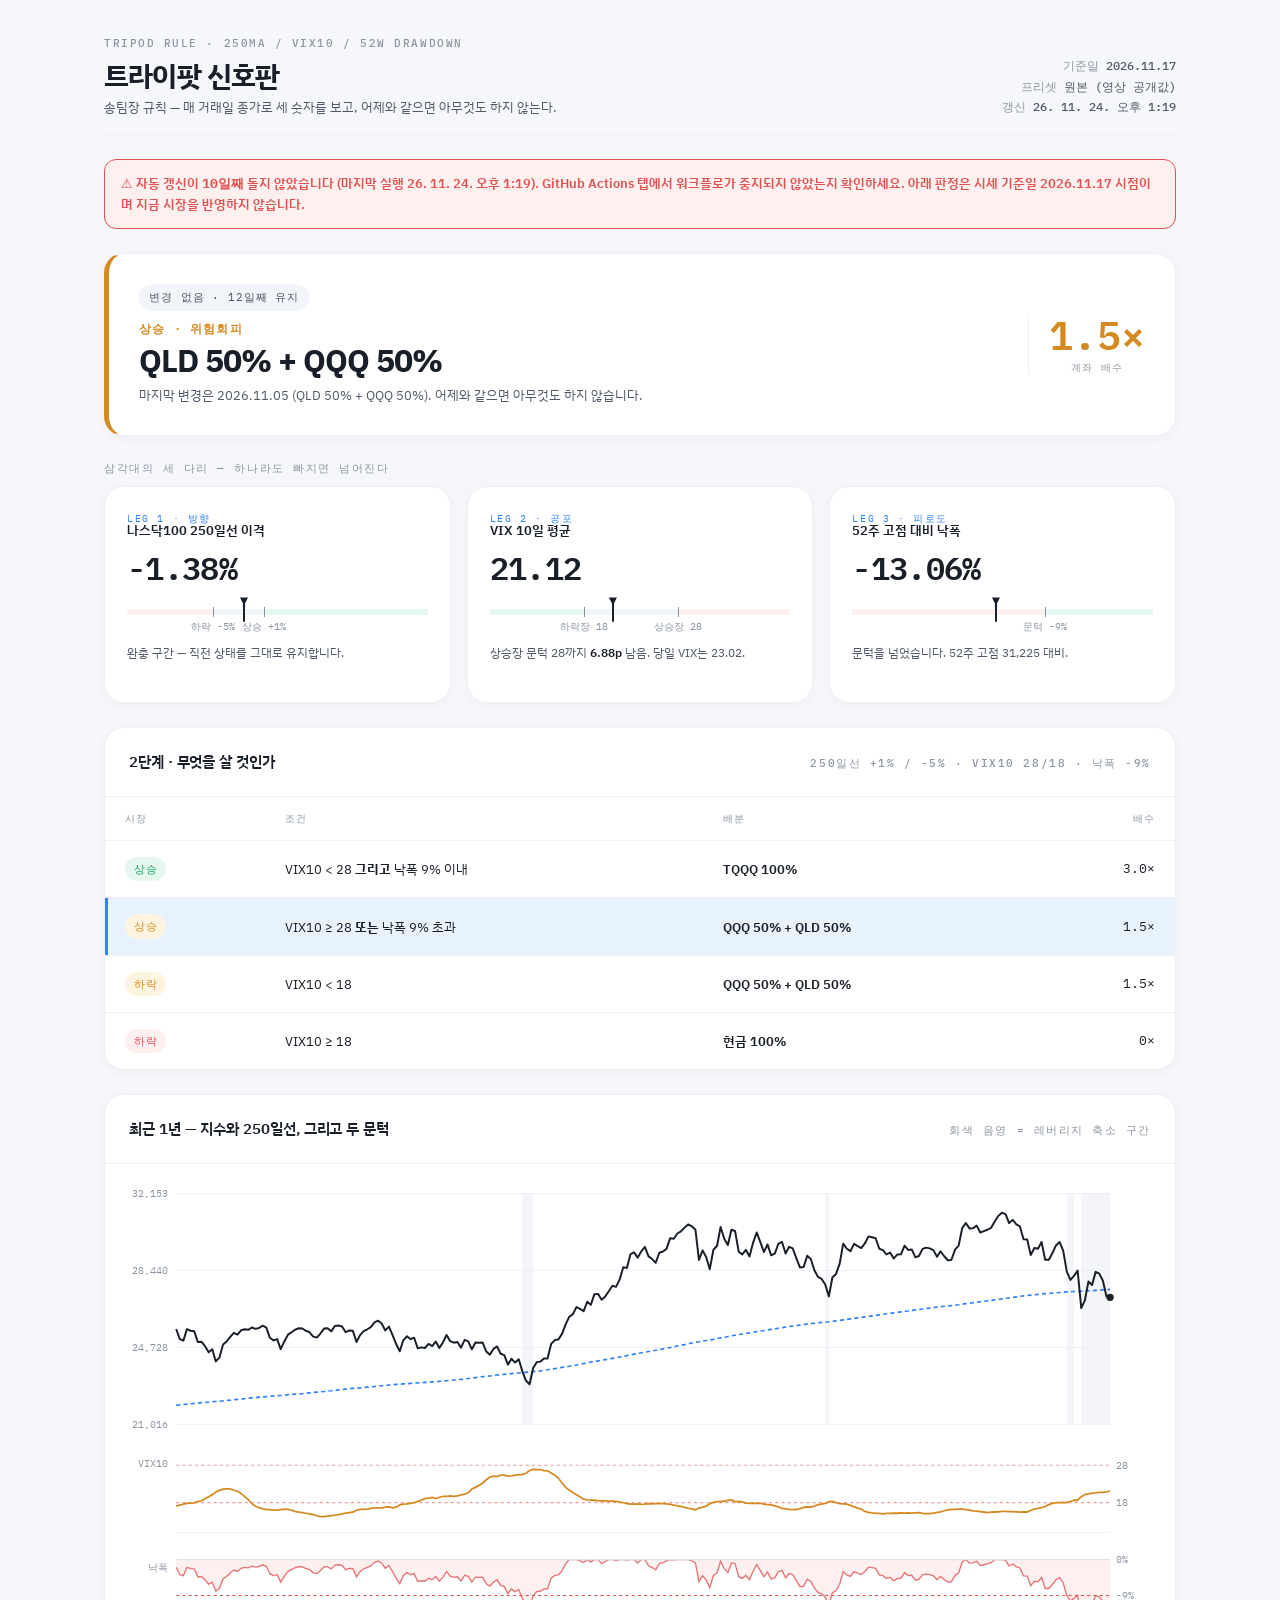
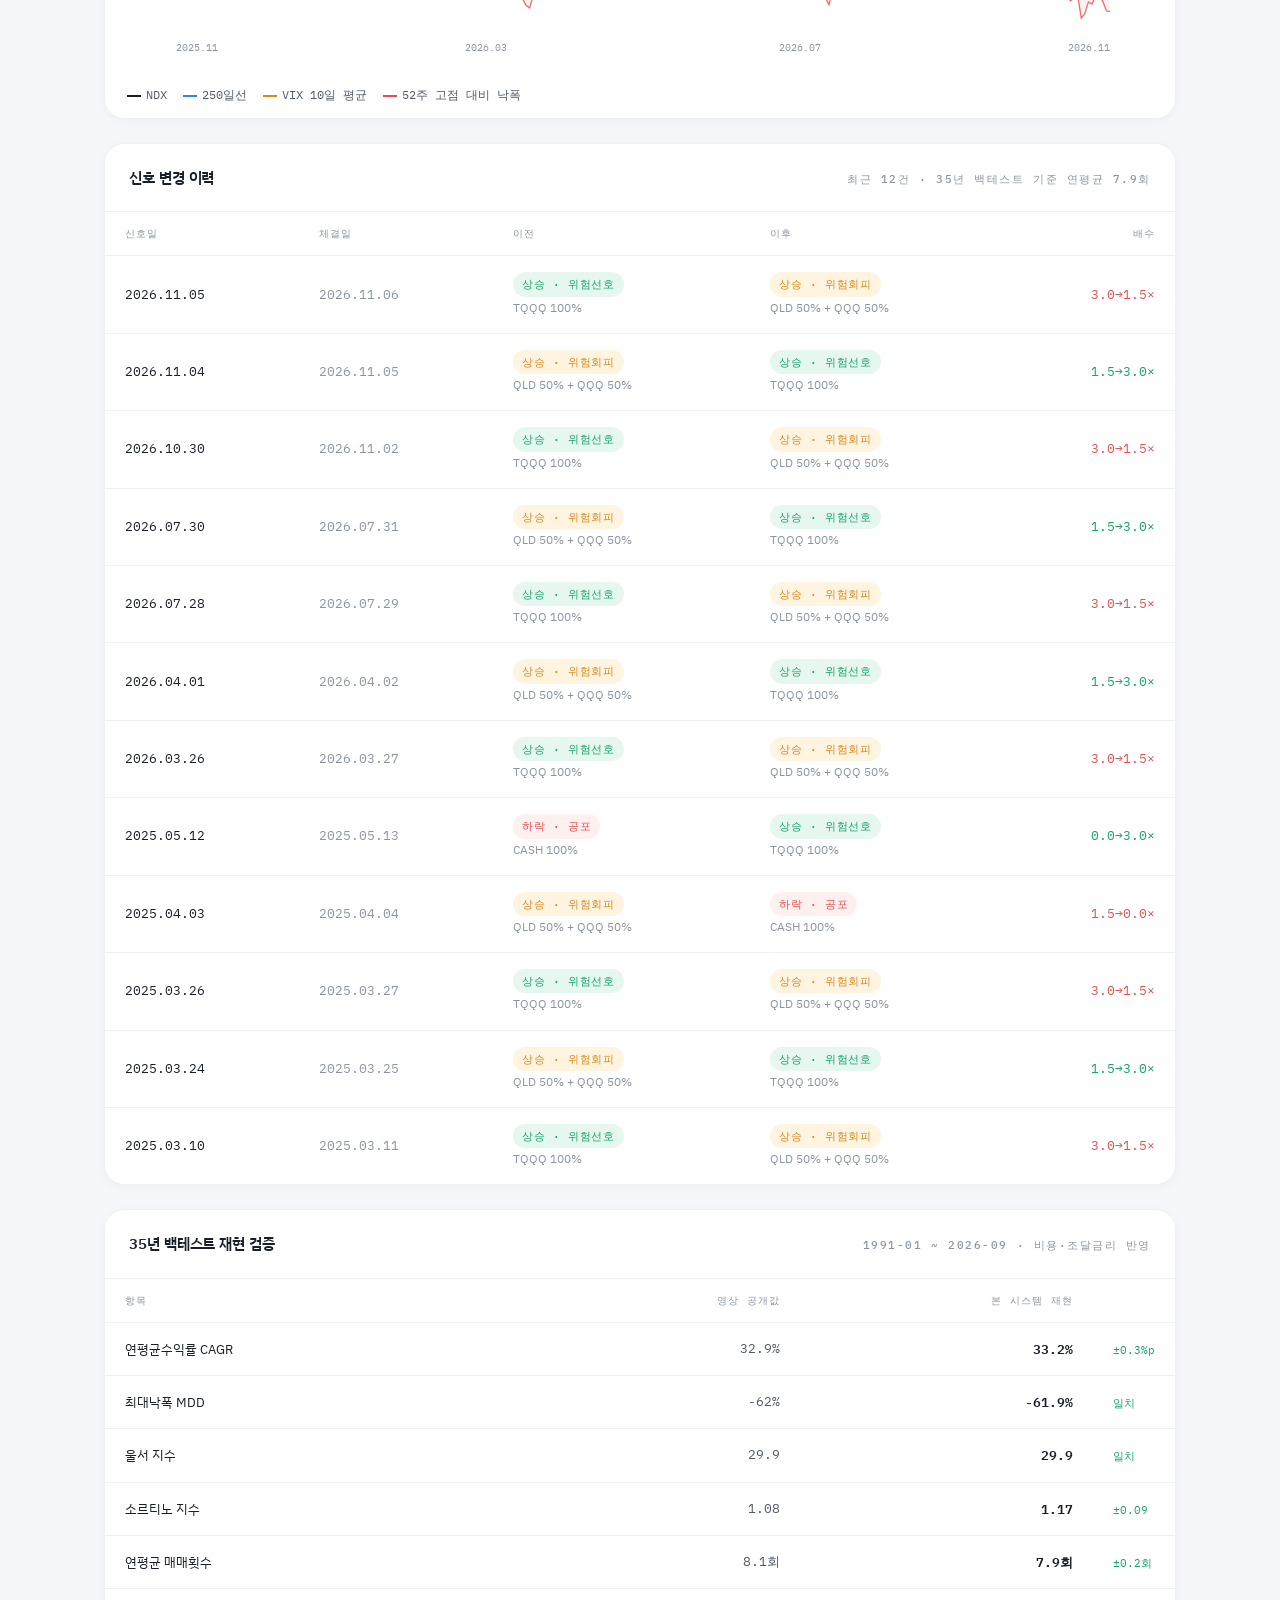
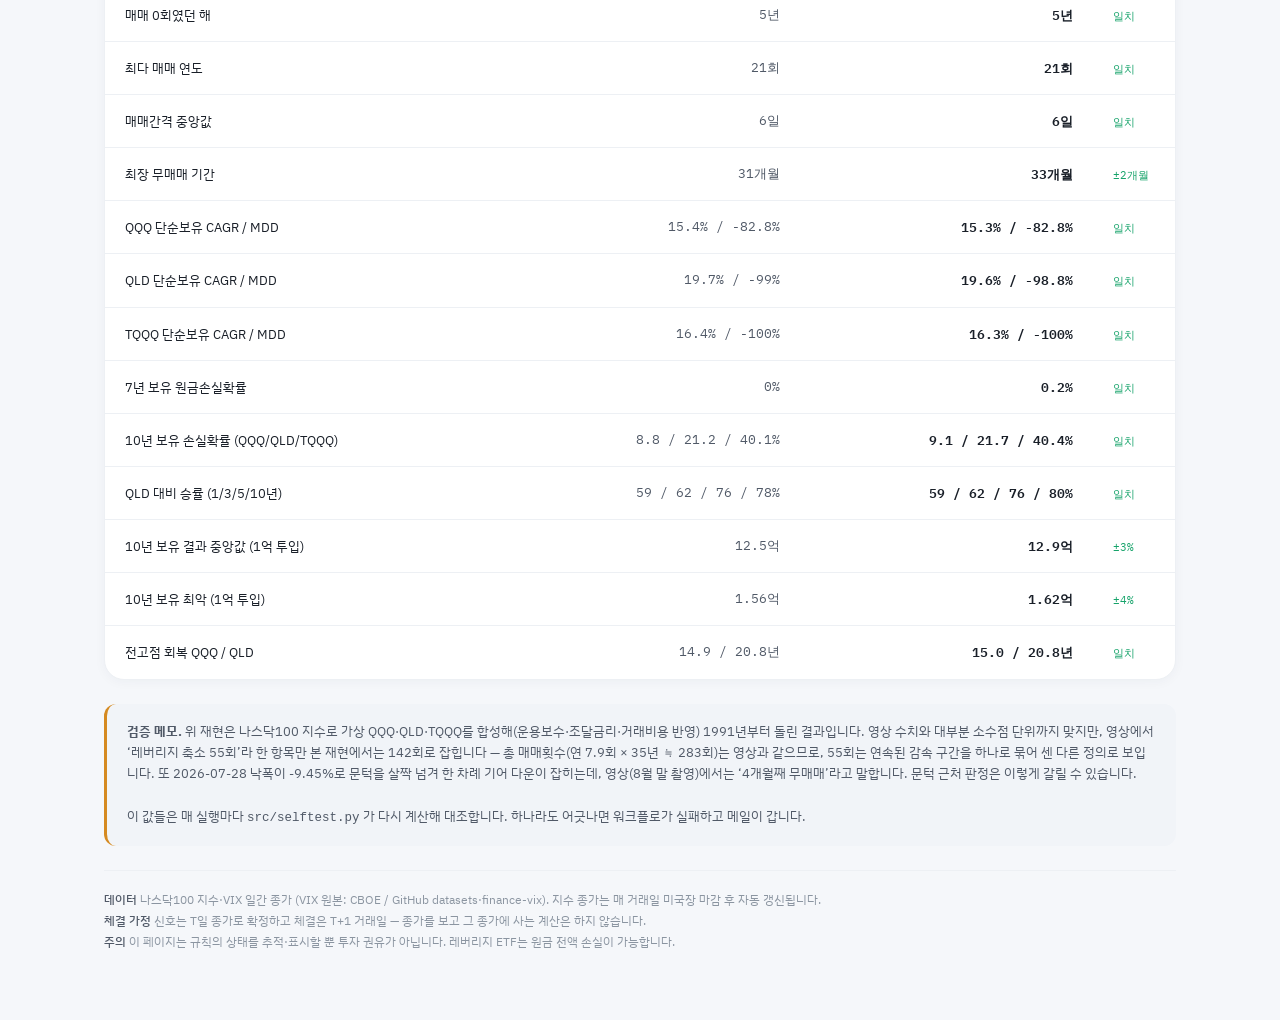
<file: tripod-signal-main/docs/index.html>
<!doctype html>
<html lang="ko">
<head>
<meta charset="utf-8">
<meta name="viewport" content="width=device-width, initial-scale=1, viewport-fit=cover">
<meta name="description" content="송팀장 트라이팟 규칙 — 250일선·VIX10·52주 낙폭 기반 나스닥100 레버리지 배분 신호판">
<meta name="color-scheme" content="light dark">
<meta name="theme-color" content="#f2f5f4" media="(prefers-color-scheme: light)">
<meta name="theme-color" content="#0d1416" media="(prefers-color-scheme: dark)">
<link rel="manifest" href="manifest.webmanifest">
<link rel="icon" href="icon-192.png" sizes="192x192">
<link rel="apple-touch-icon" href="apple-touch-icon.png">
<meta name="apple-mobile-web-app-capable" content="yes">
<meta name="apple-mobile-web-app-title" content="트라이팟">
<meta name="apple-mobile-web-app-status-bar-style" content="default">
<style>
html{-webkit-text-size-adjust:100%}
body{margin:0;font:14px system-ui,sans-serif}
img{max-width:100%}
[hidden]{display:none!important}
</style>
<title>트라이팟 신호판</title>
<link rel="preconnect" href="https://fonts.googleapis.com">
<link rel="preconnect" href="https://fonts.gstatic.com" crossorigin>
<link rel="stylesheet" href="https://fonts.googleapis.com/css2?family=IBM+Plex+Mono:wght@400;500;600&family=IBM+Plex+Sans+KR:wght@300;400;500;600;700&display=swap">
<style>
:root{
  --ink:#111b1e; --ink-2:#33474d; --ink-3:#67797f;
  --ground:#f2f5f4; --panel:#ffffff; --panel-2:#e9eeed;
  --line:#d2dbd9; --line-strong:#b3c1be;
  --accent:#0d6a60; --accent-soft:#d9ebe7;
  --ok:#1c6f4a; --ok-soft:#dcece2;
  --warn:#9a6414; --warn-soft:#f3e7d2;
  --crit:#9c2f2f; --crit-soft:#f2dcdc;
  --shadow:0 1px 2px rgba(17,27,30,.06), 0 8px 24px -18px rgba(17,27,30,.5);
  --mono:"IBM Plex Mono","SFMono-Regular",Menlo,monospace;
  --sans:"IBM Plex Sans KR","Apple SD Gothic Neo","Malgun Gothic",system-ui,sans-serif;
}
@media (prefers-color-scheme: dark){
  :root:not([data-theme="light"]){
    --ink:#e6efee; --ink-2:#a9bdbb; --ink-3:#7b8e8d;
    --ground:#0d1416; --panel:#141d20; --panel-2:#1b2629;
    --line:#263437; --line-strong:#3a4b4f;
    --accent:#5fc9b8; --accent-soft:#12312e;
    --ok:#57bd8c; --ok-soft:#122b21;
    --warn:#d8a556; --warn-soft:#302617;
    --crit:#e08585; --crit-soft:#331c1c;
    --shadow:0 1px 2px rgba(0,0,0,.4), 0 12px 30px -20px rgba(0,0,0,.9);
  }
}
:root[data-theme="dark"]{
  --ink:#e6efee; --ink-2:#a9bdbb; --ink-3:#7b8e8d;
  --ground:#0d1416; --panel:#141d20; --panel-2:#1b2629;
  --line:#263437; --line-strong:#3a4b4f;
  --accent:#5fc9b8; --accent-soft:#12312e;
  --ok:#57bd8c; --ok-soft:#122b21;
  --warn:#d8a556; --warn-soft:#302617;
  --crit:#e08585; --crit-soft:#331c1c;
  --shadow:0 1px 2px rgba(0,0,0,.4), 0 12px 30px -20px rgba(0,0,0,.9);
}
*{box-sizing:border-box}
body{margin:0;background:var(--ground);color:var(--ink);font-family:var(--sans);
     font-weight:400;line-height:1.55;-webkit-font-smoothing:antialiased}
.wrap{max-width:1080px;margin:0 auto;padding:28px 20px 72px;display:flex;flex-direction:column;gap:26px}
.eyebrow{font-family:var(--mono);font-size:11px;letter-spacing:.14em;text-transform:uppercase;
         color:var(--ink-3);font-weight:500}
h1{font-size:23px;font-weight:700;margin:2px 0 0;letter-spacing:-.01em;text-wrap:balance}
h2{font-size:15px;font-weight:600;margin:0;letter-spacing:-.005em}
.sub{color:var(--ink-2);font-size:13px;margin:0}
.num{font-family:var(--mono);font-variant-numeric:tabular-nums}

header{display:flex;justify-content:space-between;align-items:flex-end;gap:18px;flex-wrap:wrap;
       border-bottom:1px solid var(--line);padding-bottom:16px}
.stamp{font-family:var(--mono);font-size:12px;color:var(--ink-3);text-align:right;line-height:1.7}
.stamp b{color:var(--ink-2);font-weight:500}

/* ── 상태 배너 ───────────────────────────── */
.verdict{background:var(--panel);border:1px solid var(--line);border-radius:3px;box-shadow:var(--shadow);
         display:grid;grid-template-columns:minmax(0,1fr) auto;gap:20px;padding:22px 24px;align-items:center;
         border-left:4px solid var(--st)}
.verdict .state{font-family:var(--mono);font-size:12px;letter-spacing:.1em;text-transform:uppercase;color:var(--st);font-weight:600}
.verdict .alloc{font-size:31px;font-weight:700;letter-spacing:-.02em;margin:4px 0 6px;line-height:1.15}
.verdict .note{font-size:13px;color:var(--ink-2)}
.gearbox{text-align:center;padding-left:20px;border-left:1px solid var(--line)}
.gearbox .g{font-family:var(--mono);font-size:40px;font-weight:600;color:var(--st);line-height:1}
.gearbox .l{font-family:var(--mono);font-size:10px;letter-spacing:.14em;text-transform:uppercase;color:var(--ink-3);margin-top:6px}
.changed{display:inline-block;font-family:var(--mono);font-size:11px;font-weight:600;letter-spacing:.08em;
         padding:3px 8px;border-radius:2px;background:var(--crit);color:#fff;margin-bottom:8px}
.steady{display:inline-block;font-family:var(--mono);font-size:11px;letter-spacing:.08em;
        padding:3px 8px;border-radius:2px;background:var(--panel-2);color:var(--ink-2);margin-bottom:8px}

/* ── 트라이팟 3개 다리 ───────────────────── */
.legs{display:grid;grid-template-columns:repeat(3,1fr);gap:14px}
@media (max-width:760px){.legs{grid-template-columns:1fr}}
.leg{background:var(--panel);border:1px solid var(--line);border-radius:3px;padding:18px 18px 16px;
     display:flex;flex-direction:column;gap:12px}
.leg .role{font-family:var(--mono);font-size:10px;letter-spacing:.16em;text-transform:uppercase;color:var(--ink-3)}
.leg .name{font-size:13px;font-weight:600;margin-top:-6px}
.leg .val{font-family:var(--mono);font-size:29px;font-weight:600;letter-spacing:-.02em;line-height:1}
.leg .val small{font-size:14px;font-weight:400;color:var(--ink-3);margin-left:2px}
.leg .gap{font-size:12px;color:var(--ink-2);min-height:34px}
.leg .gap b{font-weight:600;color:var(--ink)}
.scale{position:relative;height:34px;margin-top:2px}
.scale .track{position:absolute;top:11px;left:0;right:0;height:6px;border-radius:1px;overflow:hidden;display:flex}
.scale .zone{height:100%}
.scale .needle{position:absolute;top:4px;width:2px;height:20px;background:var(--ink);border-radius:1px}
.scale .needle::after{content:"";position:absolute;top:-5px;left:-3px;width:8px;height:8px;
        background:var(--ink);clip-path:polygon(50% 100%,0 0,100% 0)}
.scale .tick{position:absolute;top:22px;font-family:var(--mono);font-size:9.5px;color:var(--ink-3);
        transform:translateX(-50%);white-space:nowrap}
.scale .thr{position:absolute;top:9px;width:1px;height:10px;background:var(--ink-3)}

/* ── 규칙 판정표 ─────────────────────────── */
.card{background:var(--panel);border:1px solid var(--line);border-radius:3px;overflow:hidden}
.card > .hd{padding:15px 18px;border-bottom:1px solid var(--line);display:flex;
            justify-content:space-between;align-items:baseline;gap:12px;flex-wrap:wrap}
table{width:100%;border-collapse:collapse;font-size:13px}
th{font-family:var(--mono);font-size:10px;letter-spacing:.12em;text-transform:uppercase;color:var(--ink-3);
   font-weight:500;text-align:left;padding:9px 18px;border-bottom:1px solid var(--line)}
td{padding:11px 18px;border-bottom:1px solid var(--line)}
tbody tr:last-child td{border-bottom:none}
tr.on{background:var(--accent-soft)}
tr.on td:first-child{box-shadow:inset 3px 0 0 var(--accent)}
td.n{font-family:var(--mono);font-variant-numeric:tabular-nums}
.scroll{overflow-x:auto}
.pill{display:inline-block;font-family:var(--mono);font-size:10.5px;font-weight:500;letter-spacing:.06em;
      padding:2px 7px;border-radius:2px;white-space:nowrap}
.p-on{background:var(--ok-soft);color:var(--ok)}
.p-off{background:var(--warn-soft);color:var(--warn)}
.p-cash{background:var(--crit-soft);color:var(--crit)}

/* ── 차트 ───────────────────────────────── */
.chartwrap{padding:6px 6px 0}
svg{display:block;width:100%;height:auto}
.legend{display:flex;gap:16px;flex-wrap:wrap;padding:10px 18px 16px;font-size:11.5px;color:var(--ink-2);
        font-family:var(--mono)}
.legend i{display:inline-block;width:14px;height:2px;vertical-align:middle;margin-right:5px}
.legend span.sw{display:inline-block;width:11px;height:11px;vertical-align:-1px;margin-right:5px;border-radius:1px}

/* ── 검증 ───────────────────────────────── */
.match{font-family:var(--mono);font-size:11px;color:var(--ok)}
footer{border-top:1px solid var(--line);padding-top:18px;font-size:12px;color:var(--ink-3);line-height:1.75}
footer b{color:var(--ink-2);font-weight:500}
.caution{background:var(--panel-2);border-left:3px solid var(--warn);padding:13px 16px;border-radius:2px;
         font-size:12.5px;color:var(--ink-2);line-height:1.7}
.stale{background:var(--crit-soft);border:1px solid var(--crit);border-radius:3px;padding:13px 16px;
       font-size:13px;color:var(--crit);font-weight:600;line-height:1.6}
.stale b{font-family:var(--mono)}
</style>
<link rel="stylesheet" href="toss.css">


</head>
<body>
<div class="wrap">
  <header>
    <div>
      <div class="eyebrow">Tripod Rule · 250MA / VIX10 / 52W Drawdown</div>
      <h1>트라이팟 신호판</h1>
      <p class="sub">송팀장 규칙 &mdash; 매 거래일 종가로 세 숫자를 보고, 어제와 같으면 아무것도 하지 않는다.</p>
    </div>
    <div class="stamp">
      기준일 <b id="s-asof"></b><br>
      프리셋 <b id="s-preset"></b><br>
      갱신 <b id="s-gen"></b>
    </div>
  </header>

  <div id="stale" hidden></div>

  <section class="verdict" id="verdict">
    <div>
      <div id="v-badge"></div>
      <div class="state" id="v-state"></div>
      <div class="alloc" id="v-alloc"></div>
      <div class="note" id="v-note"></div>
    </div>
    <div class="gearbox">
      <div class="g" id="v-gear"></div>
      <div class="l">계좌 배수</div>
    </div>
  </section>

  <section>
    <div class="eyebrow" style="margin-bottom:9px">삼각대의 세 다리 &mdash; 하나라도 빠지면 넘어진다</div>
    <div class="legs" id="legs"></div>
  </section>

  <section class="card">
    <div class="hd">
      <h2>2단계 · 무엇을 살 것인가</h2>
      <span class="eyebrow" id="rule-params"></span>
    </div>
    <div class="scroll"><table id="ruletable">
      <thead><tr><th>시장</th><th>조건</th><th>배분</th><th style="text-align:right">배수</th></tr></thead>
      <tbody></tbody>
    </table></div>
  </section>

  <section class="card">
    <div class="hd">
      <h2>최근 1년 &mdash; 지수와 250일선, 그리고 두 문턱</h2>
      <span class="eyebrow">회색 음영 = 레버리지 축소 구간</span>
    </div>
    <div class="chartwrap"><svg id="chart" viewBox="0 0 1000 460" role="img"
      aria-label="나스닥100 지수와 250일 이동평균, VIX 10일 평균, 52주 낙폭 추이"></svg></div>
    <div class="legend">
      <span><i style="background:var(--ink)"></i>NDX</span>
      <span><i style="background:var(--accent)"></i>250일선</span>
      <span><i style="background:var(--warn)"></i>VIX 10일 평균</span>
      <span><i style="background:var(--crit)"></i>52주 고점 대비 낙폭</span>
    </div>
  </section>

  <section class="card">
    <div class="hd">
      <h2>신호 변경 이력</h2>
      <span class="eyebrow" id="hist-count"></span>
    </div>
    <div class="scroll"><table id="histtable">
      <thead><tr><th>신호일</th><th>체결일</th><th>이전</th><th>이후</th><th style="text-align:right">배수</th></tr></thead>
      <tbody></tbody>
    </table></div>
  </section>

  <section class="card">
    <div class="hd">
      <h2>35년 백테스트 재현 검증</h2>
      <span class="eyebrow">1991-01 ~ 2026-09 · 비용·조달금리 반영</span>
    </div>
    <div class="scroll"><table id="vtable">
      <thead><tr><th>항목</th><th style="text-align:right">영상 공개값</th><th style="text-align:right">본 시스템 재현</th><th></th></tr></thead>
      <tbody></tbody>
    </table></div>
  </section>

  <div class="caution" id="caution"></div>

  <footer>
    <b>데이터</b> 나스닥100 지수·VIX 일간 종가 (VIX 원본: CBOE / GitHub datasets·finance-vix).
    지수 종가는 매 거래일 미국장 마감 후 자동 갱신됩니다.<br>
    <b>체결 가정</b> 신호는 T일 종가로 확정하고 체결은 T+1 거래일 &mdash; 종가를 보고 그 종가에 사는 계산은 하지 않습니다.<br>
    <b>주의</b> 이 페이지는 규칙의 상태를 추적·표시할 뿐 투자 권유가 아닙니다. 레버리지 ETF는 원금 전액 손실이 가능합니다.
  </footer>
</div>

<script>
const DATA = {"generated_at": "2026-11-24T04:19:58Z", "preset": {"name": "original", "label": "원본 (영상 공개값)"}, "params": {"sma_window": 250, "band_up": 0.01, "band_down": -0.05, "vix_window": 10, "vix_up_threshold": 28.0, "vix_down_threshold": 18.0, "dd_window": 252, "dd_threshold": -0.09}, "asof": "20261117", "ndx": 27146.3, "sma": 27525.97, "gap_pct": -1.38, "vix_ma": 21.12, "vix_last": 23.02, "high52": 31224.7, "dd_pct": -13.06, "regime": "UP", "state": "UP_RISKOFF", "state_label": "상승 · 위험회피", "alloc": {"QQQ": 0.5, "QLD": 0.5}, "alloc_text": "QLD 50% + QQQ 50%", "gear": 1.5, "changed_today": false, "prev_state": "UP_RISKOFF", "prev_alloc_text": "QLD 50% + QQQ 50%", "days_since_change": 12, "last_change": {"signal_date": "20261105", "fill_date": "20261106", "from": "UP_RISKON", "to": "UP_RISKOFF", "from_alloc": "TQQQ 100%", "to_alloc": "QLD 50% + QQQ 50%", "from_gear": 3.0, "to_gear": 1.5}, "changes": [{"signal_date": "20201026", "fill_date": "20201027", "from": "UP_RISKON", "to": "UP_RISKOFF", "from_alloc": "TQQQ 100%", "to_alloc": "QLD 50% + QQQ 50%", "from_gear": 3.0, "to_gear": 1.5}, {"signal_date": "20201113", "fill_date": "20201116", "from": "UP_RISKOFF", "to": "UP_RISKON", "from_alloc": "QLD 50% + QQQ 50%", "to_alloc": "TQQQ 100%", "from_gear": 1.5, "to_gear": 3.0}, {"signal_date": "20210304", "fill_date": "20210305", "from": "UP_RISKON", "to": "UP_RISKOFF", "from_alloc": "TQQQ 100%", "to_alloc": "QLD 50% + QQQ 50%", "from_gear": 3.0, "to_gear": 1.5}, {"signal_date": "20210305", "fill_date": "20210308", "from": "UP_RISKOFF", "to": "UP_RISKON", "from_alloc": "QLD 50% + QQQ 50%", "to_alloc": "TQQQ 100%", "from_gear": 1.5, "to_gear": 3.0}, {"signal_date": "20210308", "fill_date": "20210309", "from": "UP_RISKON", "to": "UP_RISKOFF", "from_alloc": "TQQQ 100%", "to_alloc": "QLD 50% + QQQ 50%", "from_gear": 3.0, "to_gear": 1.5}, {"signal_date": "20210309", "fill_date": "20210310", "from": "UP_RISKOFF", "to": "UP_RISKON", "from_alloc": "QLD 50% + QQQ 50%", "to_alloc": "TQQQ 100%", "from_gear": 1.5, "to_gear": 3.0}, {"signal_date": "20220119", "fill_date": "20220120", "from": "UP_RISKON", "to": "UP_RISKOFF", "from_alloc": "TQQQ 100%", "to_alloc": "QLD 50% + QQQ 50%", "from_gear": 3.0, "to_gear": 1.5}, {"signal_date": "20220202", "fill_date": "20220203", "from": "UP_RISKOFF", "to": "UP_RISKON", "from_alloc": "QLD 50% + QQQ 50%", "to_alloc": "TQQQ 100%", "from_gear": 1.5, "to_gear": 3.0}, {"signal_date": "20220203", "fill_date": "20220204", "from": "UP_RISKON", "to": "UP_RISKOFF", "from_alloc": "TQQQ 100%", "to_alloc": "QLD 50% + QQQ 50%", "from_gear": 3.0, "to_gear": 1.5}, {"signal_date": "20220222", "fill_date": "20220223", "from": "UP_RISKOFF", "to": "DOWN_FEAR", "from_alloc": "QLD 50% + QQQ 50%", "to_alloc": "CASH 100%", "from_gear": 1.5, "to_gear": 0.0}, {"signal_date": "20220328", "fill_date": "20220329", "from": "DOWN_FEAR", "to": "UP_RISKOFF", "from_alloc": "CASH 100%", "to_alloc": "QLD 50% + QQQ 50%", "from_gear": 0.0, "to_gear": 1.5}, {"signal_date": "20220329", "fill_date": "20220330", "from": "UP_RISKOFF", "to": "UP_RISKON", "from_alloc": "QLD 50% + QQQ 50%", "to_alloc": "TQQQ 100%", "from_gear": 1.5, "to_gear": 3.0}, {"signal_date": "20220330", "fill_date": "20220331", "from": "UP_RISKON", "to": "UP_RISKOFF", "from_alloc": "TQQQ 100%", "to_alloc": "QLD 50% + QQQ 50%", "from_gear": 3.0, "to_gear": 1.5}, {"signal_date": "20220404", "fill_date": "20220405", "from": "UP_RISKOFF", "to": "UP_RISKON", "from_alloc": "QLD 50% + QQQ 50%", "to_alloc": "TQQQ 100%", "from_gear": 1.5, "to_gear": 3.0}, {"signal_date": "20220405", "fill_date": "20220406", "from": "UP_RISKON", "to": "UP_RISKOFF", "from_alloc": "TQQQ 100%", "to_alloc": "QLD 50% + QQQ 50%", "from_gear": 3.0, "to_gear": 1.5}, {"signal_date": "20220411", "fill_date": "20220412", "from": "UP_RISKOFF", "to": "DOWN_FEAR", "from_alloc": "QLD 50% + QQQ 50%", "to_alloc": "CASH 100%", "from_gear": 1.5, "to_gear": 0.0}, {"signal_date": "20230202", "fill_date": "20230203", "from": "DOWN_FEAR", "to": "UP_RISKOFF", "from_alloc": "CASH 100%", "to_alloc": "QLD 50% + QQQ 50%", "from_gear": 0.0, "to_gear": 1.5}, {"signal_date": "20230413", "fill_date": "20230414", "from": "UP_RISKOFF", "to": "UP_RISKON", "from_alloc": "QLD 50% + QQQ 50%", "to_alloc": "TQQQ 100%", "from_gear": 1.5, "to_gear": 3.0}, {"signal_date": "20231025", "fill_date": "20231026", "from": "UP_RISKON", "to": "UP_RISKOFF", "from_alloc": "TQQQ 100%", "to_alloc": "QLD 50% + QQQ 50%", "from_gear": 3.0, "to_gear": 1.5}, {"signal_date": "20231101", "fill_date": "20231102", "from": "UP_RISKOFF", "to": "UP_RISKON", "from_alloc": "QLD 50% + QQQ 50%", "to_alloc": "TQQQ 100%", "from_gear": 1.5, "to_gear": 3.0}, {"signal_date": "20240730", "fill_date": "20240731", "from": "UP_RISKON", "to": "UP_RISKOFF", "from_alloc": "TQQQ 100%", "to_alloc": "QLD 50% + QQQ 50%", "from_gear": 3.0, "to_gear": 1.5}, {"signal_date": "20240731", "fill_date": "20240801", "from": "UP_RISKOFF", "to": "UP_RISKON", "from_alloc": "QLD 50% + QQQ 50%", "to_alloc": "TQQQ 100%", "from_gear": 1.5, "to_gear": 3.0}, {"signal_date": "20240802", "fill_date": "20240805", "from": "UP_RISKON", "to": "UP_RISKOFF", "from_alloc": "TQQQ 100%", "to_alloc": "QLD 50% + QQQ 50%", "from_gear": 3.0, "to_gear": 1.5}, {"signal_date": "20240813", "fill_date": "20240814", "from": "UP_RISKOFF", "to": "UP_RISKON", "from_alloc": "QLD 50% + QQQ 50%", "to_alloc": "TQQQ 100%", "from_gear": 1.5, "to_gear": 3.0}, {"signal_date": "20240906", "fill_date": "20240909", "from": "UP_RISKON", "to": "UP_RISKOFF", "from_alloc": "TQQQ 100%", "to_alloc": "QLD 50% + QQQ 50%", "from_gear": 3.0, "to_gear": 1.5}, {"signal_date": "20240910", "fill_date": "20240911", "from": "UP_RISKOFF", "to": "UP_RISKON", "from_alloc": "QLD 50% + QQQ 50%", "to_alloc": "TQQQ 100%", "from_gear": 1.5, "to_gear": 3.0}, {"signal_date": "20250306", "fill_date": "20250307", "from": "UP_RISKON", "to": "UP_RISKOFF", "from_alloc": "TQQQ 100%", "to_alloc": "QLD 50% + QQQ 50%", "from_gear": 3.0, "to_gear": 1.5}, {"signal_date": "20250307", "fill_date": "20250310", "from": "UP_RISKOFF", "to": "UP_RISKON", "from_alloc": "QLD 50% + QQQ 50%", "to_alloc": "TQQQ 100%", "from_gear": 1.5, "to_gear": 3.0}, {"signal_date": "20250310", "fill_date": "20250311", "from": "UP_RISKON", "to": "UP_RISKOFF", "from_alloc": "TQQQ 100%", "to_alloc": "QLD 50% + QQQ 50%", "from_gear": 3.0, "to_gear": 1.5}, {"signal_date": "20250324", "fill_date": "20250325", "from": "UP_RISKOFF", "to": "UP_RISKON", "from_alloc": "QLD 50% + QQQ 50%", "to_alloc": "TQQQ 100%", "from_gear": 1.5, "to_gear": 3.0}, {"signal_date": "20250326", "fill_date": "20250327", "from": "UP_RISKON", "to": "UP_RISKOFF", "from_alloc": "TQQQ 100%", "to_alloc": "QLD 50% + QQQ 50%", "from_gear": 3.0, "to_gear": 1.5}, {"signal_date": "20250403", "fill_date": "20250404", "from": "UP_RISKOFF", "to": "DOWN_FEAR", "from_alloc": "QLD 50% + QQQ 50%", "to_alloc": "CASH 100%", "from_gear": 1.5, "to_gear": 0.0}, {"signal_date": "20250512", "fill_date": "20250513", "from": "DOWN_FEAR", "to": "UP_RISKON", "from_alloc": "CASH 100%", "to_alloc": "TQQQ 100%", "from_gear": 0.0, "to_gear": 3.0}, {"signal_date": "20260326", "fill_date": "20260327", "from": "UP_RISKON", "to": "UP_RISKOFF", "from_alloc": "TQQQ 100%", "to_alloc": "QLD 50% + QQQ 50%", "from_gear": 3.0, "to_gear": 1.5}, {"signal_date": "20260401", "fill_date": "20260402", "from": "UP_RISKOFF", "to": "UP_RISKON", "from_alloc": "QLD 50% + QQQ 50%", "to_alloc": "TQQQ 100%", "from_gear": 1.5, "to_gear": 3.0}, {"signal_date": "20260728", "fill_date": "20260729", "from": "UP_RISKON", "to": "UP_RISKOFF", "from_alloc": "TQQQ 100%", "to_alloc": "QLD 50% + QQQ 50%", "from_gear": 3.0, "to_gear": 1.5}, {"signal_date": "20260730", "fill_date": "20260731", "from": "UP_RISKOFF", "to": "UP_RISKON", "from_alloc": "QLD 50% + QQQ 50%", "to_alloc": "TQQQ 100%", "from_gear": 1.5, "to_gear": 3.0}, {"signal_date": "20261030", "fill_date": "20261102", "from": "UP_RISKON", "to": "UP_RISKOFF", "from_alloc": "TQQQ 100%", "to_alloc": "QLD 50% + QQQ 50%", "from_gear": 3.0, "to_gear": 1.5}, {"signal_date": "20261104", "fill_date": "20261105", "from": "UP_RISKOFF", "to": "UP_RISKON", "from_alloc": "QLD 50% + QQQ 50%", "to_alloc": "TQQQ 100%", "from_gear": 1.5, "to_gear": 3.0}, {"signal_date": "20261105", "fill_date": "20261106", "from": "UP_RISKON", "to": "UP_RISKOFF", "from_alloc": "TQQQ 100%", "to_alloc": "QLD 50% + QQQ 50%", "from_gear": 3.0, "to_gear": 1.5}], "distance": {"to_up_band_pct": 2.379, "to_down_band_pct": 3.621, "vix_to_up_thr": 6.877, "vix_to_down_thr": -3.123, "dd_headroom_pp": -4.061, "px_to_dd_thr_pct": 4.672}, "watch": [{"cond": "하락장 전환(250일선 -5%)", "unit": "지수", "detail": "NDX 3.62% 더 하락 시", "prox": 0.7586204193983505}, {"cond": "TQQQ 복귀(낙폭 9% 이내 + VIX10 28 미만)", "unit": "복합", "detail": "낙폭 -13.06% / VIX10 21.12", "prox": 0.5}], "chart": [{"d": "20251105", "ndx": 25620.03, "sma": 21943.78, "vix": 17.13, "dd": -1.91, "st": "UP_RISKON"}, {"d": "20251106", "ndx": 25130.04, "sma": 21961.18, "vix": 17.35, "dd": -3.79, "st": "UP_RISKON"}, {"d": "20251107", "ndx": 25059.81, "sma": 21977.01, "vix": 17.62, "dd": -4.06, "st": "UP_RISKON"}, {"d": "20251110", "ndx": 25611.74, "sma": 21994.99, "vix": 17.8, "dd": -1.95, "st": "UP_RISKON"}, {"d": "20251111", "ndx": 25533.49, "sma": 22012.7, "vix": 17.89, "dd": -2.24, "st": "UP_RISKON"}, {"d": "20251112", "ndx": 25517.33, "sma": 22030.48, "vix": 17.95, "dd": -2.31, "st": "UP_RISKON"}, {"d": "20251113", "ndx": 24993.46, "sma": 22046.31, "vix": 18.26, "dd": -4.31, "st": "UP_RISKON"}, {"d": "20251114", "ndx": 25008.24, "sma": 22062.76, "vix": 18.5, "dd": -4.26, "st": "UP_RISKON"}, {"d": "20251117", "ndx": 24799.92, "sma": 22080.38, "vix": 19.02, "dd": -5.05, "st": "UP_RISKON"}, {"d": "20251118", "ndx": 24503.1, "sma": 22096.24, "vix": 19.59, "dd": -6.19, "st": "UP_RISKON"}, {"d": "20251119", "ndx": 24640.52, "sma": 22112.06, "vix": 20.15, "dd": -5.66, "st": "UP_RISKON"}, {"d": "20251120", "ndx": 24054.38, "sma": 22125.61, "vix": 20.84, "dd": -7.91, "st": "UP_RISKON"}, {"d": "20251121", "ndx": 24239.57, "sma": 22139.61, "vix": 21.28, "dd": -7.2, "st": "UP_RISKON"}, {"d": "20251124", "ndx": 24873.85, "sma": 22156.0, "vix": 21.57, "dd": -4.77, "st": "UP_RISKON"}, {"d": "20251125", "ndx": 25018.36, "sma": 22172.85, "vix": 21.7, "dd": -4.22, "st": "UP_RISKON"}, {"d": "20251126", "ndx": 25236.94, "sma": 22190.11, "vix": 21.67, "dd": -3.38, "st": "UP_RISKON"}, {"d": "20251128", "ndx": 25434.89, "sma": 22208.87, "vix": 21.3, "dd": -2.62, "st": "UP_RISKON"}, {"d": "20251201", "ndx": 25342.85, "sma": 22226.52, "vix": 21.04, "dd": -2.97, "st": "UP_RISKON"}, {"d": "20251202", "ndx": 25555.86, "sma": 22244.08, "vix": 20.46, "dd": -2.16, "st": "UP_RISKON"}, {"d": "20251203", "ndx": 25606.54, "sma": 22261.59, "vix": 19.6, "dd": -1.97, "st": "UP_RISKON"}, {"d": "20251204", "ndx": 25581.7, "sma": 22277.95, "vix": 18.82, "dd": -2.06, "st": "UP_RISKON"}, {"d": "20251205", "ndx": 25692.05, "sma": 22295.02, "vix": 17.71, "dd": -1.64, "st": "UP_RISKON"}, {"d": "20251208", "ndx": 25627.95, "sma": 22311.04, "vix": 17.04, "dd": -1.88, "st": "UP_RISKON"}, {"d": "20251209", "ndx": 25668.69, "sma": 22327.95, "vix": 16.68, "dd": -1.73, "st": "UP_RISKON"}, {"d": "20251210", "ndx": 25776.44, "sma": 22345.58, "vix": 16.4, "dd": -1.31, "st": "UP_RISKON"}, {"d": "20251211", "ndx": 25686.69, "sma": 22361.27, "vix": 16.17, "dd": -1.66, "st": "UP_RISKON"}, {"d": "20251212", "ndx": 25196.73, "sma": 22375.6, "vix": 16.1, "dd": -3.53, "st": "UP_RISKON"}, {"d": "20251215", "ndx": 25067.27, "sma": 22388.75, "vix": 16.03, "dd": -4.03, "st": "UP_RISKON"}, {"d": "20251216", "ndx": 25132.94, "sma": 22400.89, "vix": 16.02, "dd": -3.78, "st": "UP_RISKON"}, {"d": "20251217", "ndx": 24647.61, "sma": 22411.48, "vix": 16.17, "dd": -5.64, "st": "UP_RISKON"}, {"d": "20251218", "ndx": 25019.37, "sma": 22426.72, "vix": 16.28, "dd": -4.21, "st": "UP_RISKON"}, {"d": "20251219", "ndx": 25346.18, "sma": 22443.66, "vix": 16.23, "dd": -2.96, "st": "UP_RISKON"}, {"d": "20251222", "ndx": 25461.7, "sma": 22460.35, "vix": 15.97, "dd": -2.52, "st": "UP_RISKON"}, {"d": "20251223", "ndx": 25587.83, "sma": 22476.69, "vix": 15.68, "dd": -2.04, "st": "UP_RISKON"}, {"d": "20251224", "ndx": 25656.15, "sma": 22492.13, "vix": 15.45, "dd": -1.78, "st": "UP_RISKON"}, {"d": "20251226", "ndx": 25644.39, "sma": 22507.63, "vix": 15.33, "dd": -1.82, "st": "UP_RISKON"}, {"d": "20251229", "ndx": 25525.56, "sma": 22523.84, "vix": 15.17, "dd": -2.28, "st": "UP_RISKON"}, {"d": "20251230", "ndx": 25462.56, "sma": 22540.9, "vix": 14.96, "dd": -2.52, "st": "UP_RISKON"}, {"d": "20251231", "ndx": 25249.85, "sma": 22557.85, "vix": 14.8, "dd": -3.33, "st": "UP_RISKON"}, {"d": "20260102", "ndx": 25206.17, "sma": 22574.77, "vix": 14.49, "dd": -3.5, "st": "UP_RISKON"}, {"d": "20260105", "ndx": 25401.32, "sma": 22591.08, "vix": 14.29, "dd": -2.75, "st": "UP_RISKON"}, {"d": "20260106", "ndx": 25639.71, "sma": 22607.4, "vix": 14.28, "dd": -1.84, "st": "UP_RISKON"}, {"d": "20260107", "ndx": 25653.9, "sma": 22625.32, "vix": 14.41, "dd": -1.78, "st": "UP_RISKON"}, {"d": "20260108", "ndx": 25507.1, "sma": 22642.62, "vix": 14.55, "dd": -2.35, "st": "UP_RISKON"}, {"d": "20260109", "ndx": 25766.26, "sma": 22662.3, "vix": 14.66, "dd": -1.35, "st": "UP_RISKON"}, {"d": "20260112", "ndx": 25787.66, "sma": 22682.31, "vix": 14.81, "dd": -1.27, "st": "UP_RISKON"}, {"d": "20260113", "ndx": 25741.95, "sma": 22702.25, "vix": 14.99, "dd": -1.45, "st": "UP_RISKON"}, {"d": "20260114", "ndx": 25465.94, "sma": 22719.16, "vix": 15.23, "dd": -2.5, "st": "UP_RISKON"}, {"d": "20260115", "ndx": 25547.07, "sma": 22736.98, "vix": 15.32, "dd": -2.19, "st": "UP_RISKON"}, {"d": "20260116", "ndx": 25529.26, "sma": 22753.34, "vix": 15.45, "dd": -2.26, "st": "UP_RISKON"}, {"d": "20260120", "ndx": 24987.57, "sma": 22767.02, "vix": 15.97, "dd": -4.33, "st": "UP_RISKON"}, {"d": "20260121", "ndx": 25326.58, "sma": 22780.92, "vix": 16.19, "dd": -3.04, "st": "UP_RISKON"}, {"d": "20260122", "ndx": 25518.35, "sma": 22795.39, "vix": 16.21, "dd": -2.3, "st": "UP_RISKON"}, {"d": "20260123", "ndx": 25605.47, "sma": 22810.71, "vix": 16.28, "dd": -1.97, "st": "UP_RISKON"}, {"d": "20260126", "ndx": 25713.21, "sma": 22829.05, "vix": 16.44, "dd": -1.56, "st": "UP_RISKON"}, {"d": "20260127", "ndx": 25939.74, "sma": 22846.96, "vix": 16.57, "dd": -0.69, "st": "UP_RISKON"}, {"d": "20260128", "ndx": 26022.79, "sma": 22865.41, "vix": 16.6, "dd": -0.37, "st": "UP_RISKON"}, {"d": "20260129", "ndx": 25884.3, "sma": 22882.91, "vix": 16.62, "dd": -0.9, "st": "UP_RISKON"}, {"d": "20260130", "ndx": 25552.39, "sma": 22899.21, "vix": 16.77, "dd": -2.17, "st": "UP_RISKON"}, {"d": "20260202", "ndx": 25738.61, "sma": 22916.97, "vix": 16.82, "dd": -1.46, "st": "UP_RISKON"}, {"d": "20260203", "ndx": 25338.62, "sma": 22932.06, "vix": 16.61, "dd": -2.99, "st": "UP_RISKON"}, {"d": "20260204", "ndx": 24891.24, "sma": 22944.99, "vix": 16.79, "dd": -4.7, "st": "UP_RISKON"}, {"d": "20260205", "ndx": 24548.69, "sma": 22956.09, "vix": 17.4, "dd": -6.02, "st": "UP_RISKON"}, {"d": "20260206", "ndx": 25075.77, "sma": 22970.43, "vix": 17.57, "dd": -4.0, "st": "UP_RISKON"}, {"d": "20260209", "ndx": 25268.14, "sma": 22984.47, "vix": 17.69, "dd": -3.26, "st": "UP_RISKON"}, {"d": "20260210", "ndx": 25127.64, "sma": 22998.21, "vix": 17.83, "dd": -3.8, "st": "UP_RISKON"}, {"d": "20260211", "ndx": 25201.26, "sma": 23012.14, "vix": 17.96, "dd": -3.52, "st": "UP_RISKON"}, {"d": "20260212", "ndx": 24687.61, "sma": 23022.77, "vix": 18.36, "dd": -5.48, "st": "UP_RISKON"}, {"d": "20260213", "ndx": 24732.73, "sma": 23033.24, "vix": 18.67, "dd": -5.31, "st": "UP_RISKON"}, {"d": "20260217", "ndx": 24701.6, "sma": 23043.39, "vix": 19.07, "dd": -5.43, "st": "UP_RISKON"}, {"d": "20260218", "ndx": 24898.87, "sma": 23054.28, "vix": 19.23, "dd": -4.67, "st": "UP_RISKON"}, {"d": "20260219", "ndx": 24797.34, "sma": 23065.2, "vix": 19.39, "dd": -5.06, "st": "UP_RISKON"}, {"d": "20260220", "ndx": 25012.62, "sma": 23078.79, "vix": 19.12, "dd": -4.24, "st": "UP_RISKON"}, {"d": "20260223", "ndx": 24708.94, "sma": 23092.22, "vix": 19.45, "dd": -5.4, "st": "UP_RISKON"}, {"d": "20260224", "ndx": 24977.04, "sma": 23107.78, "vix": 19.66, "dd": -4.38, "st": "UP_RISKON"}, {"d": "20260225", "ndx": 25329.04, "sma": 23124.56, "vix": 19.68, "dd": -3.03, "st": "UP_RISKON"}, {"d": "20260226", "ndx": 25034.37, "sma": 23142.5, "vix": 19.78, "dd": -4.16, "st": "UP_RISKON"}, {"d": "20260227", "ndx": 24960.04, "sma": 23158.8, "vix": 19.68, "dd": -4.44, "st": "UP_RISKON"}, {"d": "20260302", "ndx": 24992.6, "sma": 23177.07, "vix": 19.77, "dd": -4.32, "st": "UP_RISKON"}, {"d": "20260303", "ndx": 24720.08, "sma": 23194.54, "vix": 20.09, "dd": -5.36, "st": "UP_RISKON"}, {"d": "20260304", "ndx": 25093.68, "sma": 23212.4, "vix": 20.25, "dd": -3.93, "st": "UP_RISKON"}, {"d": "20260305", "ndx": 25020.41, "sma": 23232.27, "vix": 20.6, "dd": -4.21, "st": "UP_RISKON"}, {"d": "20260306", "ndx": 24643.02, "sma": 23250.03, "vix": 21.64, "dd": -5.65, "st": "UP_RISKON"}, {"d": "20260309", "ndx": 24967.25, "sma": 23272.18, "vix": 22.09, "dd": -4.41, "st": "UP_RISKON"}, {"d": "20260310", "ndx": 24956.47, "sma": 23294.5, "vix": 22.62, "dd": -4.45, "st": "UP_RISKON"}, {"d": "20260311", "ndx": 24965.01, "sma": 23315.97, "vix": 23.26, "dd": -4.42, "st": "UP_RISKON"}, {"d": "20260312", "ndx": 24533.58, "sma": 23337.21, "vix": 24.12, "dd": -6.07, "st": "UP_RISKON"}, {"d": "20260313", "ndx": 24380.73, "sma": 23355.91, "vix": 24.85, "dd": -6.66, "st": "UP_RISKON"}, {"d": "20260316", "ndx": 24655.34, "sma": 23375.28, "vix": 25.06, "dd": -5.61, "st": "UP_RISKON"}, {"d": "20260317", "ndx": 24780.42, "sma": 23396.47, "vix": 24.94, "dd": -5.13, "st": "UP_RISKON"}, {"d": "20260318", "ndx": 24425.09, "sma": 23415.23, "vix": 25.34, "dd": -6.49, "st": "UP_RISKON"}, {"d": "20260319", "ndx": 24355.28, "sma": 23433.94, "vix": 25.37, "dd": -6.76, "st": "UP_RISKON"}, {"d": "20260320", "ndx": 23898.15, "sma": 23450.51, "vix": 25.09, "dd": -8.51, "st": "UP_RISKON"}, {"d": "20260323", "ndx": 24188.59, "sma": 23466.55, "vix": 25.16, "dd": -7.39, "st": "UP_RISKON"}, {"d": "20260324", "ndx": 24002.45, "sma": 23481.4, "vix": 25.36, "dd": -8.11, "st": "UP_RISKON"}, {"d": "20260325", "ndx": 24162.98, "sma": 23498.39, "vix": 25.47, "dd": -7.49, "st": "UP_RISKON"}, {"d": "20260326", "ndx": 23586.99, "sma": 23513.54, "vix": 25.49, "dd": -9.7, "st": "UP_RISKOFF"}, {"d": "20260327", "ndx": 23132.77, "sma": 23528.95, "vix": 25.87, "dd": -11.44, "st": "UP_RISKOFF"}, {"d": "20260330", "ndx": 22953.38, "sma": 23543.65, "vix": 26.58, "dd": -12.12, "st": "UP_RISKOFF"}, {"d": "20260331", "ndx": 23740.19, "sma": 23560.86, "vix": 26.87, "dd": -9.11, "st": "UP_RISKOFF"}, {"d": "20260401", "ndx": 24019.99, "sma": 23578.61, "vix": 26.82, "dd": -8.04, "st": "UP_RISKON"}, {"d": "20260402", "ndx": 24045.53, "sma": 23600.71, "vix": 26.8, "dd": -7.94, "st": "UP_RISKON"}, {"d": "20260406", "ndx": 24192.17, "sma": 23627.89, "vix": 26.54, "dd": -7.38, "st": "UP_RISKON"}, {"d": "20260407", "ndx": 24202.37, "sma": 23654.97, "vix": 26.5, "dd": -7.34, "st": "UP_RISKON"}, {"d": "20260408", "ndx": 24903.17, "sma": 23686.23, "vix": 25.91, "dd": -4.66, "st": "UP_RISKON"}, {"d": "20260409", "ndx": 25082.09, "sma": 23709.97, "vix": 25.32, "dd": -3.97, "st": "UP_RISKON"}, {"d": "20260410", "ndx": 25116.34, "sma": 23737.07, "vix": 24.5, "dd": -3.84, "st": "UP_RISKON"}, {"d": "20260413", "ndx": 25383.72, "sma": 23763.84, "vix": 23.31, "dd": -2.82, "st": "UP_RISKON"}, {"d": "20260414", "ndx": 25842.0, "sma": 23792.02, "vix": 22.09, "dd": -1.06, "st": "UP_RISKON"}, {"d": "20260415", "ndx": 26204.58, "sma": 23821.52, "vix": 21.38, "dd": 0.0, "st": "UP_RISKON"}, {"d": "20260416", "ndx": 26333.0, "sma": 23853.82, "vix": 20.72, "dd": 0.0, "st": "UP_RISKON"}, {"d": "20260417", "ndx": 26672.43, "sma": 23887.48, "vix": 20.08, "dd": 0.0, "st": "UP_RISKON"}, {"d": "20260420", "ndx": 26590.34, "sma": 23922.61, "vix": 19.55, "dd": -0.31, "st": "UP_RISKON"}, {"d": "20260421", "ndx": 26479.47, "sma": 23955.42, "vix": 18.92, "dd": -0.72, "st": "UP_RISKON"}, {"d": "20260422", "ndx": 26937.28, "sma": 23988.4, "vix": 18.71, "dd": 0.0, "st": "UP_RISKON"}, {"d": "20260423", "ndx": 26782.63, "sma": 24018.67, "vix": 18.69, "dd": -0.57, "st": "UP_RISKON"}, {"d": "20260424", "ndx": 27303.67, "sma": 24050.15, "vix": 18.64, "dd": 0.0, "st": "UP_RISKON"}, {"d": "20260427", "ndx": 27305.68, "sma": 24081.67, "vix": 18.53, "dd": 0.0, "st": "UP_RISKON"}, {"d": "20260428", "ndx": 27029.01, "sma": 24111.6, "vix": 18.48, "dd": -1.01, "st": "UP_RISKON"}, {"d": "20260429", "ndx": 27186.98, "sma": 24142.07, "vix": 18.54, "dd": -0.43, "st": "UP_RISKON"}, {"d": "20260430", "ndx": 27452.12, "sma": 24172.73, "vix": 18.43, "dd": 0.0, "st": "UP_RISKON"}, {"d": "20260501", "ndx": 27710.36, "sma": 24203.16, "vix": 18.38, "dd": 0.0, "st": "UP_RISKON"}, {"d": "20260504", "ndx": 27651.82, "sma": 24233.9, "vix": 18.33, "dd": -0.21, "st": "UP_RISKON"}, {"d": "20260505", "ndx": 28015.06, "sma": 24266.79, "vix": 18.12, "dd": 0.0, "st": "UP_RISKON"}, {"d": "20260506", "ndx": 28599.17, "sma": 24301.72, "vix": 17.96, "dd": 0.0, "st": "UP_RISKON"}, {"d": "20260507", "ndx": 28563.95, "sma": 24335.72, "vix": 17.74, "dd": -0.12, "st": "UP_RISKON"}, {"d": "20260508", "ndx": 29234.99, "sma": 24372.41, "vix": 17.59, "dd": 0.0, "st": "UP_RISKON"}, {"d": "20260511", "ndx": 29320.66, "sma": 24406.22, "vix": 17.62, "dd": 0.0, "st": "UP_RISKON"}, {"d": "20260512", "ndx": 29064.8, "sma": 24437.69, "vix": 17.64, "dd": -0.87, "st": "UP_RISKON"}, {"d": "20260513", "ndx": 29366.94, "sma": 24469.88, "vix": 17.54, "dd": 0.0, "st": "UP_RISKON"}, {"d": "20260514", "ndx": 29580.3, "sma": 24502.86, "vix": 17.58, "dd": 0.0, "st": "UP_RISKON"}, {"d": "20260515", "ndx": 29125.2, "sma": 24533.65, "vix": 17.73, "dd": -1.54, "st": "UP_RISKON"}, {"d": "20260518", "ndx": 28994.37, "sma": 24563.84, "vix": 17.68, "dd": -1.98, "st": "UP_RISKON"}, {"d": "20260519", "ndx": 28818.84, "sma": 24593.64, "vix": 17.75, "dd": -2.57, "st": "UP_RISKON"}, {"d": "20260520", "ndx": 29297.7, "sma": 24626.51, "vix": 17.75, "dd": -0.96, "st": "UP_RISKON"}, {"d": "20260521", "ndx": 29357.27, "sma": 24659.49, "vix": 17.72, "dd": -0.75, "st": "UP_RISKON"}, {"d": "20260522", "ndx": 29481.64, "sma": 24693.76, "vix": 17.67, "dd": -0.33, "st": "UP_RISKON"}, {"d": "20260526", "ndx": 30001.32, "sma": 24728.1, "vix": 17.53, "dd": 0.0, "st": "UP_RISKON"}, {"d": "20260527", "ndx": 29973.57, "sma": 24762.72, "vix": 17.36, "dd": -0.09, "st": "UP_RISKON"}, {"d": "20260528", "ndx": 30223.89, "sma": 24798.16, "vix": 17.15, "dd": 0.0, "st": "UP_RISKON"}, {"d": "20260529", "ndx": 30333.18, "sma": 24834.13, "vix": 16.96, "dd": 0.0, "st": "UP_RISKON"}, {"d": "20260601", "ndx": 30513.86, "sma": 24870.22, "vix": 16.72, "dd": 0.0, "st": "UP_RISKON"}, {"d": "20260602", "ndx": 30660.6, "sma": 24906.21, "vix": 16.51, "dd": 0.0, "st": "UP_RISKON"}, {"d": "20260603", "ndx": 30571.24, "sma": 24941.61, "vix": 16.31, "dd": -0.29, "st": "UP_RISKON"}, {"d": "20260604", "ndx": 30407.81, "sma": 24977.05, "vix": 16.11, "dd": -0.82, "st": "UP_RISKON"}, {"d": "20260605", "ndx": 28957.6, "sma": 25005.83, "vix": 16.59, "dd": -5.55, "st": "UP_RISKON"}, {"d": "20260608", "ndx": 29414.26, "sma": 25036.3, "vix": 16.81, "dd": -4.06, "st": "UP_RISKON"}, {"d": "20260609", "ndx": 29084.5, "sma": 25064.87, "vix": 17.09, "dd": -5.14, "st": "UP_RISKON"}, {"d": "20260610", "ndx": 28508.03, "sma": 25091.46, "vix": 17.69, "dd": -7.02, "st": "UP_RISKON"}, {"d": "20260611", "ndx": 29446.18, "sma": 25121.59, "vix": 18.06, "dd": -3.96, "st": "UP_RISKON"}, {"d": "20260612", "ndx": 29635.95, "sma": 25153.61, "vix": 18.29, "dd": -3.34, "st": "UP_RISKON"}, {"d": "20260615", "ndx": 30543.92, "sma": 25188.03, "vix": 18.31, "dd": -0.38, "st": "UP_RISKON"}, {"d": "20260616", "ndx": 29968.13, "sma": 25221.03, "vix": 18.37, "dd": -2.26, "st": "UP_RISKON"}, {"d": "20260617", "ndx": 29670.95, "sma": 25252.84, "vix": 18.61, "dd": -3.23, "st": "UP_RISKON"}, {"d": "20260618", "ndx": 30406.19, "sma": 25287.95, "vix": 18.71, "dd": -0.83, "st": "UP_RISKON"}, {"d": "20260622", "ndx": 30347.08, "sma": 25321.92, "vix": 18.29, "dd": -1.02, "st": "UP_RISKON"}, {"d": "20260623", "ndx": 29347.27, "sma": 25350.54, "vix": 18.34, "dd": -4.28, "st": "UP_RISKON"}, {"d": "20260624", "ndx": 29220.06, "sma": 25378.47, "vix": 18.22, "dd": -4.7, "st": "UP_RISKON"}, {"d": "20260625", "ndx": 29440.32, "sma": 25406.45, "vix": 17.89, "dd": -3.98, "st": "UP_RISKON"}, {"d": "20260626", "ndx": 29118.24, "sma": 25432.78, "vix": 17.78, "dd": -5.03, "st": "UP_RISKON"}, {"d": "20260629", "ndx": 29774.75, "sma": 25461.17, "vix": 17.78, "dd": -2.89, "st": "UP_RISKON"}, {"d": "20260630", "ndx": 30276.35, "sma": 25492.36, "vix": 17.8, "dd": -1.25, "st": "UP_RISKON"}, {"d": "20260701", "ndx": 29809.13, "sma": 25521.03, "vix": 17.82, "dd": -2.78, "st": "UP_RISKON"}, {"d": "20260702", "ndx": 29329.21, "sma": 25546.88, "vix": 17.59, "dd": -4.34, "st": "UP_RISKON"}, {"d": "20260706", "ndx": 29697.87, "sma": 25574.93, "vix": 17.51, "dd": -3.14, "st": "UP_RISKON"}, {"d": "20260707", "ndx": 29173.02, "sma": 25600.81, "vix": 17.4, "dd": -4.85, "st": "UP_RISKON"}, {"d": "20260708", "ndx": 29252.56, "sma": 25626.36, "vix": 17.14, "dd": -4.59, "st": "UP_RISKON"}, {"d": "20260709", "ndx": 29727.1, "sma": 25653.95, "vix": 16.86, "dd": -3.04, "st": "UP_RISKON"}, {"d": "20260710", "ndx": 29825.11, "sma": 25682.13, "vix": 16.47, "dd": -2.72, "st": "UP_RISKON"}, {"d": "20260713", "ndx": 29264.1, "sma": 25707.76, "vix": 16.35, "dd": -4.55, "st": "UP_RISKON"}, {"d": "20260714", "ndx": 29586.29, "sma": 25734.57, "vix": 16.23, "dd": -3.5, "st": "UP_RISKON"}, {"d": "20260715", "ndx": 29502.6, "sma": 25760.95, "vix": 16.15, "dd": -3.78, "st": "UP_RISKON"}, {"d": "20260716", "ndx": 29025.77, "sma": 25784.73, "vix": 16.17, "dd": -5.33, "st": "UP_RISKON"}, {"d": "20260717", "ndx": 28592.66, "sma": 25806.84, "vix": 16.43, "dd": -6.74, "st": "UP_RISKON"}, {"d": "20260720", "ndx": 28604.23, "sma": 25828.53, "vix": 16.74, "dd": -6.71, "st": "UP_RISKON"}, {"d": "20260721", "ndx": 29155.18, "sma": 25852.9, "vix": 16.83, "dd": -4.91, "st": "UP_RISKON"}, {"d": "20260722", "ndx": 28998.1, "sma": 25876.24, "vix": 16.8, "dd": -5.42, "st": "UP_RISKON"}, {"d": "20260723", "ndx": 28454.81, "sma": 25897.18, "vix": 17.09, "dd": -7.19, "st": "UP_RISKON"}, {"d": "20260724", "ndx": 28128.34, "sma": 25916.61, "vix": 17.45, "dd": -8.26, "st": "UP_RISKON"}, {"d": "20260727", "ndx": 28039.21, "sma": 25935.34, "vix": 17.6, "dd": -8.55, "st": "UP_RISKON"}, {"d": "20260728", "ndx": 27763.13, "sma": 25953.16, "vix": 17.77, "dd": -9.45, "st": "UP_RISKOFF"}, {"d": "20260729", "ndx": 27192.31, "sma": 25968.54, "vix": 18.27, "dd": -11.31, "st": "UP_RISKOFF"}, {"d": "20260730", "ndx": 28106.35, "sma": 25988.1, "vix": 18.3, "dd": -8.33, "st": "UP_RISKON"}, {"d": "20260731", "ndx": 28274.2, "sma": 26010.14, "vix": 18.02, "dd": -7.78, "st": "UP_RISKON"}, {"d": "20260803", "ndx": 28776.8, "sma": 26032.49, "vix": 17.74, "dd": -6.14, "st": "UP_RISKON"}, {"d": "20260804", "ndx": 29733.16, "sma": 26059.35, "vix": 17.69, "dd": -3.02, "st": "UP_RISKON"}, {"d": "20260805", "ndx": 29487.79, "sma": 26084.04, "vix": 17.61, "dd": -3.83, "st": "UP_RISKON"}, {"d": "20260806", "ndx": 29373.33, "sma": 26107.98, "vix": 17.25, "dd": -4.2, "st": "UP_RISKON"}, {"d": "20260807", "ndx": 29722.3, "sma": 26132.42, "vix": 16.88, "dd": -3.06, "st": "UP_RISKON"}, {"d": "20260810", "ndx": 29621.8, "sma": 26156.8, "vix": 16.56, "dd": -3.39, "st": "UP_RISKON"}, {"d": "20260811", "ndx": 29525.48, "sma": 26179.55, "vix": 16.27, "dd": -3.7, "st": "UP_RISKON"}, {"d": "20260812", "ndx": 29742.6, "sma": 26203.12, "vix": 15.66, "dd": -2.99, "st": "UP_RISKON"}, {"d": "20260813", "ndx": 30084.5, "sma": 26228.13, "vix": 15.41, "dd": -1.88, "st": "UP_RISKON"}, {"d": "20260814", "ndx": 30046.14, "sma": 26253.47, "vix": 15.24, "dd": -2.0, "st": "UP_RISKON"}, {"d": "20260817", "ndx": 29995.38, "sma": 26278.59, "vix": 15.17, "dd": -2.17, "st": "UP_RISKON"}, {"d": "20260818", "ndx": 29490.96, "sma": 26303.02, "vix": 15.11, "dd": -3.81, "st": "UP_RISKON"}, {"d": "20260819", "ndx": 29426.02, "sma": 26327.72, "vix": 15.01, "dd": -4.03, "st": "UP_RISKON"}, {"d": "20260820", "ndx": 29213.16, "sma": 26352.01, "vix": 15.1, "dd": -4.72, "st": "UP_RISKON"}, {"d": "20260821", "ndx": 29308.86, "sma": 26375.25, "vix": 15.12, "dd": -4.41, "st": "UP_RISKON"}, {"d": "20260824", "ndx": 29023.18, "sma": 26397.64, "vix": 15.16, "dd": -5.34, "st": "UP_RISKON"}, {"d": "20260825", "ndx": 29209.23, "sma": 26420.37, "vix": 15.18, "dd": -4.73, "st": "UP_RISKON"}, {"d": "20260826", "ndx": 29224.52, "sma": 26443.01, "vix": 15.24, "dd": -4.68, "st": "UP_RISKON"}, {"d": "20260827", "ndx": 29641.56, "sma": 26466.76, "vix": 15.23, "dd": -3.32, "st": "UP_RISKON"}, {"d": "20260828", "ndx": 29433.43, "sma": 26490.83, "vix": 15.25, "dd": -4.0, "st": "UP_RISKON"}, {"d": "20260831", "ndx": 29456.97, "sma": 26515.74, "vix": 15.22, "dd": -3.93, "st": "UP_RISKON"}, {"d": "20260901", "ndx": 29077.22, "sma": 26538.39, "vix": 15.27, "dd": -5.16, "st": "UP_RISKON"}, {"d": "20260902", "ndx": 29143.33, "sma": 26560.43, "vix": 15.31, "dd": -4.95, "st": "UP_RISKON"}, {"d": "20260903", "ndx": 29482.32, "sma": 26583.75, "vix": 15.14, "dd": -3.84, "st": "UP_RISKON"}, {"d": "20260904", "ndx": 29544.15, "sma": 26606.88, "vix": 15.08, "dd": -3.64, "st": "UP_RISKON"}, {"d": "20260908", "ndx": 29507.7, "sma": 26629.55, "vix": 15.06, "dd": -3.76, "st": "UP_RISKON"}, {"d": "20260909", "ndx": 29421.6, "sma": 26651.84, "vix": 15.16, "dd": -4.04, "st": "UP_RISKON"}, {"d": "20260910", "ndx": 29103.5, "sma": 26672.28, "vix": 15.43, "dd": -5.08, "st": "UP_RISKON"}, {"d": "20260911", "ndx": 29368.4, "sma": 26693.38, "vix": 15.56, "dd": -4.21, "st": "UP_RISKON"}, {"d": "20260914", "ndx": 29127.2, "sma": 26712.72, "vix": 15.83, "dd": -5.0, "st": "UP_RISKON"}, {"d": "20260915", "ndx": 28937.8, "sma": 26731.37, "vix": 16.05, "dd": -5.62, "st": "UP_RISKON"}, {"d": "20260916", "ndx": 28945.1, "sma": 26750.26, "vix": 16.19, "dd": -5.6, "st": "UP_RISKON"}, {"d": "20260917", "ndx": 29447.0, "sma": 26770.23, "vix": 16.22, "dd": -3.96, "st": "UP_RISKON"}, {"d": "20260918", "ndx": 29644.2, "sma": 26790.3, "vix": 16.27, "dd": -3.32, "st": "UP_RISKON"}, {"d": "20260921", "ndx": 30482.4, "sma": 26813.18, "vix": 16.3, "dd": -0.58, "st": "UP_RISKON"}, {"d": "20260922", "ndx": 30732.4, "sma": 26837.79, "vix": 16.15, "dd": 0.0, "st": "UP_RISKON"}, {"d": "20260923", "ndx": 30470.3, "sma": 26861.66, "vix": 16.02, "dd": -0.85, "st": "UP_RISKON"}, {"d": "20260924", "ndx": 30478.9, "sma": 26885.99, "vix": 15.8, "dd": -0.82, "st": "UP_RISKON"}, {"d": "20260925", "ndx": 30608.1, "sma": 26910.4, "vix": 15.71, "dd": -0.4, "st": "UP_RISKON"}, {"d": "20260928", "ndx": 30276.8, "sma": 26933.06, "vix": 15.6, "dd": -1.48, "st": "UP_RISKON"}, {"d": "20260929", "ndx": 30339.3, "sma": 26955.7, "vix": 15.49, "dd": -1.28, "st": "UP_RISKON"}, {"d": "20260930", "ndx": 30408.5, "sma": 26978.13, "vix": 15.35, "dd": -1.05, "st": "UP_RISKON"}, {"d": "20261001", "ndx": 30501.6, "sma": 27000.57, "vix": 15.44, "dd": -0.75, "st": "UP_RISKON"}, {"d": "20261002", "ndx": 30807.9, "sma": 27024.66, "vix": 15.49, "dd": 0.0, "st": "UP_RISKON"}, {"d": "20261005", "ndx": 31076.4, "sma": 27049.05, "vix": 15.56, "dd": 0.0, "st": "UP_RISKON"}, {"d": "20261006", "ndx": 31224.7, "sma": 27074.59, "vix": 15.64, "dd": 0.0, "st": "UP_RISKON"}, {"d": "20261007", "ndx": 31160.1, "sma": 27098.68, "vix": 15.63, "dd": -0.21, "st": "UP_RISKON"}, {"d": "20261008", "ndx": 30725.8, "sma": 27121.19, "vix": 15.6, "dd": -1.6, "st": "UP_RISKON"}, {"d": "20261009", "ndx": 30883.1, "sma": 27147.84, "vix": 15.6, "dd": -1.09, "st": "UP_RISKON"}, {"d": "20261012", "ndx": 30664.7, "sma": 27171.49, "vix": 15.52, "dd": -1.79, "st": "UP_RISKON"}, {"d": "20261013", "ndx": 30569.5, "sma": 27195.45, "vix": 15.44, "dd": -2.1, "st": "UP_RISKON"}, {"d": "20261014", "ndx": 29950.8, "sma": 27216.28, "vix": 15.49, "dd": -4.08, "st": "UP_RISKON"}, {"d": "20261015", "ndx": 29935.6, "sma": 27237.39, "vix": 15.5, "dd": -4.13, "st": "UP_RISKON"}, {"d": "20261016", "ndx": 29187.5, "sma": 27254.87, "vix": 15.97, "dd": -6.52, "st": "UP_RISKON"}, {"d": "20261019", "ndx": 29529.3, "sma": 27272.42, "vix": 16.26, "dd": -5.43, "st": "UP_RISKON"}, {"d": "20261020", "ndx": 29490.3, "sma": 27289.87, "vix": 16.49, "dd": -5.55, "st": "UP_RISKON"}, {"d": "20261021", "ndx": 29822.5, "sma": 27309.65, "vix": 16.65, "dd": -4.49, "st": "UP_RISKON"}, {"d": "20261022", "ndx": 28958.7, "sma": 27325.09, "vix": 17.01, "dd": -7.26, "st": "UP_RISKON"}, {"d": "20261023", "ndx": 28957.5, "sma": 27339.49, "vix": 17.47, "dd": -7.26, "st": "UP_RISKON"}, {"d": "20261026", "ndx": 29273.4, "sma": 27353.3, "vix": 17.79, "dd": -6.25, "st": "UP_RISKON"}, {"d": "20261027", "ndx": 29651.4, "sma": 27367.85, "vix": 18.01, "dd": -5.04, "st": "UP_RISKON"}, {"d": "20261028", "ndx": 29813.2, "sma": 27382.63, "vix": 18.02, "dd": -4.52, "st": "UP_RISKON"}, {"d": "20261029", "ndx": 29402.5, "sma": 27397.3, "vix": 18.09, "dd": -5.84, "st": "UP_RISKON"}, {"d": "20261030", "ndx": 28384.8, "sma": 27407.41, "vix": 18.04, "dd": -9.1, "st": "UP_RISKOFF"}, {"d": "20261102", "ndx": 27989.8, "sma": 27415.47, "vix": 18.31, "dd": -10.36, "st": "UP_RISKOFF"}, {"d": "20261103", "ndx": 28180.3, "sma": 27426.45, "vix": 18.66, "dd": -9.75, "st": "UP_RISKOFF"}, {"d": "20261104", "ndx": 28437.2, "sma": 27437.72, "vix": 18.65, "dd": -8.93, "st": "UP_RISKON"}, {"d": "20261105", "ndx": 26629.8, "sma": 27443.72, "vix": 19.57, "dd": -14.72, "st": "UP_RISKOFF"}, {"d": "20261106", "ndx": 26990.0, "sma": 27451.44, "vix": 20.18, "dd": -13.56, "st": "UP_RISKOFF"}, {"d": "20261109", "ndx": 27907.6, "sma": 27460.62, "vix": 20.34, "dd": -10.62, "st": "UP_RISKOFF"}, {"d": "20261110", "ndx": 27740.8, "sma": 27469.45, "vix": 20.53, "dd": -11.16, "st": "UP_RISKOFF"}, {"d": "20261111", "ndx": 28374.3, "sma": 27480.88, "vix": 20.59, "dd": -9.13, "st": "UP_RISKOFF"}, {"d": "20261112", "ndx": 28289.2, "sma": 27494.06, "vix": 20.74, "dd": -9.4, "st": "UP_RISKOFF"}, {"d": "20261113", "ndx": 27943.7, "sma": 27505.81, "vix": 20.73, "dd": -10.51, "st": "UP_RISKOFF"}, {"d": "20261116", "ndx": 27197.2, "sma": 27515.39, "vix": 20.9, "dd": -12.9, "st": "UP_RISKOFF"}, {"d": "20261117", "ndx": 27146.3, "sma": 27525.97, "vix": 21.12, "dd": -13.06, "st": "UP_RISKOFF"}], "validation": [["연평균수익률 CAGR", "32.9%", "33.2%", "±0.3%p"], ["최대낙폭 MDD", "-62%", "-61.9%", "일치"], ["울서 지수", "29.9", "29.9", "일치"], ["소르티노 지수", "1.08", "1.17", "±0.09"], ["연평균 매매횟수", "8.1회", "7.9회", "±0.2회"], ["매매 0회였던 해", "5년", "5년", "일치"], ["최다 매매 연도", "21회", "21회", "일치"], ["매매간격 중앙값", "6일", "6일", "일치"], ["최장 무매매 기간", "31개월", "33개월", "±2개월"], ["QQQ 단순보유 CAGR / MDD", "15.4% / -82.8%", "15.3% / -82.8%", "일치"], ["QLD 단순보유 CAGR / MDD", "19.7% / -99%", "19.6% / -98.8%", "일치"], ["TQQQ 단순보유 CAGR / MDD", "16.4% / -100%", "16.3% / -100%", "일치"], ["7년 보유 원금손실확률", "0%", "0.2%", "일치"], ["10년 보유 손실확률 (QQQ/QLD/TQQQ)", "8.8 / 21.2 / 40.1%", "9.1 / 21.7 / 40.4%", "일치"], ["QLD 대비 승률 (1/3/5/10년)", "59 / 62 / 76 / 78%", "59 / 62 / 76 / 80%", "일치"], ["10년 보유 결과 중앙값 (1억 투입)", "12.5억", "12.9억", "±3%"], ["10년 보유 최악 (1억 투입)", "1.56억", "1.62억", "±4%"], ["전고점 회복 QQQ / QLD", "14.9 / 20.8년", "15.0 / 20.8년", "일치"]], "caution": "<b>검증 메모.</b> 위 재현은 나스닥100 지수로 가상 QQQ·QLD·TQQQ를 합성해(운용보수·조달금리·거래비용 반영) 1991년부터 돌린 결과입니다. 영상 수치와 대부분 소수점 단위까지 맞지만, 영상에서 &lsquo;레버리지 축소 55회&rsquo;라 한 항목만 본 재현에서는 142회로 잡힙니다 &mdash; 총 매매횟수(연 7.9회 × 35년 ≒ 283회)는 영상과 같으므로, 55회는 연속된 감속 구간을 하나로 묶어 센 다른 정의로 보입니다. 또 2026-07-28 낙폭이 -9.45%로 문턱을 살짝 넘겨 한 차례 기어 다운이 잡히는데, 영상(8월 말 촬영)에서는 &lsquo;4개월째 무매매&rsquo;라고 말합니다. 문턱 근처 판정은 이렇게 갈릴 수 있습니다.<br><br>이 값들은 매 실행마다 <code>src/selftest.py</code> 가 다시 계산해 대조합니다. 하나라도 어긋나면 워크플로가 실패하고 메일이 갑니다."};

const $ = (s) => document.querySelector(s);
const fmt = (n, d=2) => n.toLocaleString('ko-KR',{minimumFractionDigits:d,maximumFractionDigits:d});
const sgn = (n, d=2) => (n>=0?'+':'') + fmt(n,d);
const dstr = (s) => `${s.slice(0,4)}.${s.slice(4,6)}.${s.slice(6,8)}`;

const STATE_TONE = {UP_RISKON:'var(--ok)', UP_RISKOFF:'var(--warn)', DOWN_CALM:'var(--warn)', DOWN_FEAR:'var(--crit)'};
const STATE_KO = {UP_RISKON:'상승 · 위험선호', UP_RISKOFF:'상승 · 위험회피', DOWN_CALM:'하락 · 안정', DOWN_FEAR:'하락 · 공포'};
const PILL = {UP_RISKON:'p-on', UP_RISKOFF:'p-off', DOWN_CALM:'p-off', DOWN_FEAR:'p-cash'};

/* ── 헤더 & 배너 ── */
$('#s-asof').textContent = dstr(DATA.asof);
$('#s-preset').textContent = DATA.preset.label;
$('#s-gen').textContent = new Date(DATA.generated_at).toLocaleString('ko-KR',{timeZone:'Asia/Seoul',dateStyle:'short',timeStyle:'short'});

/* 자동화가 멎었는지 — 조용한 고장을 눈에 보이게 만든다.
   장 휴장은 며칠씩 이어질 수 있으므로 '시세 날짜'가 아니라 '마지막 실행 시각'으로 판정한다. */
(function(){
  const buildAge = (Date.now() - new Date(DATA.generated_at).getTime())/86400000;
  const el = $('#stale');
  if (buildAge > 3) {
    el.className='stale';
    el.innerHTML = `⚠ 자동 갱신이 <b>${Math.floor(buildAge)}일째</b> 돌지 않았습니다 `
      + `(마지막 실행 ${new Date(DATA.generated_at).toLocaleString('ko-KR',{timeZone:'Asia/Seoul',dateStyle:'short',timeStyle:'short'})}). `
      + `GitHub Actions 탭에서 워크플로가 중지되지 않았는지 확인하세요. `
      + `아래 판정은 시세 기준일 ${dstr(DATA.asof)} 시점이며 지금 시장을 반영하지 않습니다.`;
    el.hidden=false;
  }
})();

const tone = STATE_TONE[DATA.state];
$('#verdict').style.setProperty('--st', tone);
$('#v-state').textContent = DATA.state_label;
$('#v-alloc').textContent = DATA.alloc_text;
$('#v-gear').textContent = DATA.gear.toFixed(1) + '×';
$('#v-badge').innerHTML = DATA.changed_today
  ? `<span class="changed">★ 오늘 신호 변경</span>`
  : `<span class="steady">변경 없음 · ${DATA.days_since_change}일째 유지</span>`;
$('#v-note').innerHTML = DATA.changed_today
  ? `직전 배분 <b>${DATA.prev_alloc_text}</b> 에서 바뀌었습니다. 규칙상 체결은 <b>다음 거래일</b>입니다.`
  : `마지막 변경은 ${dstr(DATA.last_change.signal_date)} (${DATA.last_change.to_alloc}). 어제와 같으면 아무것도 하지 않습니다.`;

/* ── 세 다리 게이지 ── */
const P = DATA.params;
const legs = [
  { role:'Leg 1 · 방향', name:`나스닥100 250일선 이격`,
    val:sgn(DATA.gap_pct)+'%', unit:'',
    dom:[-15,20], thr:[[P.band_down*100,'하락 -5%'],[P.band_up*100,'상승 +1%']], cur:DATA.gap_pct,
    zones:[[-15,P.band_down*100,'var(--crit-soft)'],[P.band_down*100,P.band_up*100,'var(--panel-2)'],[P.band_up*100,20,'var(--ok-soft)']],
    note:DATA.gap_pct > P.band_up*100
      ? `상승 판정 유지. 하락 전환까지 <b>${fmt(DATA.distance.to_down_band_pct)}%</b> 더 하락해야 합니다.`
      : (DATA.gap_pct < P.band_down*100
        ? `하락 판정. 상승 복귀까지 <b>${fmt(Math.abs(DATA.distance.to_up_band_pct))}%</b> 상승 필요.`
        : `완충 구간 &mdash; 직전 상태를 그대로 유지합니다.`) },
  { role:'Leg 2 · 공포', name:'VIX 10일 평균',
    val:fmt(DATA.vix_ma), unit:'',
    dom:[8,40], thr:[[P.vix_down_threshold,'하락장 18'],[P.vix_up_threshold,'상승장 28']], cur:DATA.vix_ma,
    zones:[[8,P.vix_down_threshold,'var(--ok-soft)'],[P.vix_down_threshold,P.vix_up_threshold,'var(--panel-2)'],[P.vix_up_threshold,40,'var(--crit-soft)']],
    note:`상승장 문턱 ${P.vix_up_threshold}까지 <b>${fmt(DATA.distance.vix_to_up_thr)}p</b> 남음. 당일 VIX는 ${fmt(DATA.vix_last)}.` },
  { role:'Leg 3 · 피로도', name:'52주 고점 대비 낙폭',
    val:sgn(DATA.dd_pct)+'%', unit:'',
    dom:[-25,0], thr:[[P.dd_threshold*100,'문턱 -9%']], cur:DATA.dd_pct,
    zones:[[-25,P.dd_threshold*100,'var(--crit-soft)'],[P.dd_threshold*100,0,'var(--ok-soft)']],
    note:DATA.dd_pct >= P.dd_threshold*100
      ? `문턱까지 <b>${fmt(DATA.distance.dd_headroom_pp)}%p</b> 여유. 지수 기준 <b>${fmt(Math.abs(DATA.distance.px_to_dd_thr_pct))}%</b> 더 빠지면 기어 다운.`
      : `문턱을 넘었습니다. 52주 고점 ${fmt(DATA.high52,0)} 대비.` },
];
$('#legs').innerHTML = legs.map(L => {
  const pos = v => Math.max(0,Math.min(100,(v-L.dom[0])/(L.dom[1]-L.dom[0])*100));
  const zones = L.zones.map(z=>`<div class="zone" style="width:${pos(z[1])-pos(z[0])}%;background:${z[2]}"></div>`).join('');
  const thrs = L.thr.map(t=>`<div class="thr" style="left:${pos(t[0])}%"></div><div class="tick" style="left:${pos(t[0])}%">${t[1]}</div>`).join('');
  return `<div class="leg">
    <div><div class="role">${L.role}</div><div class="name">${L.name}</div></div>
    <div class="val">${L.val}<small>${L.unit}</small></div>
    <div class="scale"><div class="track">${zones}</div>${thrs}
      <div class="needle" style="left:calc(${pos(L.cur)}% - 1px)"></div></div>
    <div class="gap">${L.note}</div>
  </div>`;
}).join('');

/* ── 규칙표 ── */
$('#rule-params').textContent = `250일선 +${P.band_up*100}% / ${P.band_down*100}% · VIX10 ${P.vix_up_threshold}/${P.vix_down_threshold} · 낙폭 ${P.dd_threshold*100}%`;
const RULES = [
  ['UP_RISKON','상승',`VIX10 &lt; ${P.vix_up_threshold} <b>그리고</b> 낙폭 ${Math.abs(P.dd_threshold*100)}% 이내`,'TQQQ 100%','3.0×'],
  ['UP_RISKOFF','상승',`VIX10 ≥ ${P.vix_up_threshold} <b>또는</b> 낙폭 ${Math.abs(P.dd_threshold*100)}% 초과`,'QQQ 50% + QLD 50%','1.5×'],
  ['DOWN_CALM','하락',`VIX10 &lt; ${P.vix_down_threshold}`,'QQQ 50% + QLD 50%','1.5×'],
  ['DOWN_FEAR','하락',`VIX10 ≥ ${P.vix_down_threshold}`,'현금 100%','0×'],
];
$('#ruletable tbody').innerHTML = RULES.map(r=>`<tr class="${r[0]===DATA.state?'on':''}">
  <td><span class="pill ${PILL[r[0]]}">${r[1]}</span></td><td>${r[2]}</td>
  <td style="font-weight:600">${r[3]}</td><td class="n" style="text-align:right">${r[4]}</td></tr>`).join('');

/* ── 이력표 ── */
const hist = DATA.changes.slice(-12).reverse();
$('#hist-count').textContent = `최근 12건 · 35년 백테스트 기준 연평균 7.9회`;
$('#histtable tbody').innerHTML = hist.map(c=>`<tr>
  <td class="n">${dstr(c.signal_date)}</td><td class="n" style="color:var(--ink-3)">${dstr(c.fill_date)}</td>
  <td><span class="pill ${PILL[c.from]}">${STATE_KO[c.from]}</span><br><span style="font-size:11.5px;color:var(--ink-3)">${c.from_alloc}</span></td>
  <td><span class="pill ${PILL[c.to]}">${STATE_KO[c.to]}</span><br><span style="font-size:11.5px;color:var(--ink-3)">${c.to_alloc}</span></td>
  <td class="n" style="text-align:right;color:${c.to_gear<c.from_gear?'var(--crit)':'var(--ok)'}">${c.from_gear.toFixed(1)}→${c.to_gear.toFixed(1)}×</td></tr>`).join('');

/* ── 검증표 ── */
const VER = DATA.validation || [];
$('#vtable tbody').innerHTML = VER.map(v=>`<tr>
  <td>${v[0]}</td><td class="n" style="text-align:right;color:var(--ink-2)">${v[1]}</td>
  <td class="n" style="text-align:right;font-weight:600">${v[2]}</td>
  <td style="width:1%"><span class="match">${v[3]||'일치'}</span></td></tr>`).join('');

$('#caution').innerHTML = DATA.caution || '';

/* ── 차트 ── */
(function(){
  const C = DATA.chart, svg = $('#chart');
  const W=1000, H=460, L=54, R=48, T=14;
  const pw=W-L-R, phTop=222, phBot=72, phDD=64, gapY=32;
  const xs = i => L + pw*i/(C.length-1);
  const px = v => v.toFixed(1);

  const allP = C.flatMap(d=>[d.ndx,d.sma]);
  let lo=Math.min(...allP), hi=Math.max(...allP); const pad=(hi-lo)*0.10; lo-=pad; hi+=pad;
  const yP = v => T + phTop - (v-lo)/(hi-lo)*phTop;

  const vLo=Math.min(10,Math.min(...C.map(d=>d.vix))-1), vHi=Math.max(30,Math.max(...C.map(d=>d.vix))+1);
  const yV = v => T+phTop+gapY + phBot - (v-vLo)/(vHi-vLo)*phBot;

  const path = (acc,y) => C.map((d,i)=>`${i?'L':'M'}${px(xs(i))} ${px(y(acc(d)))}`).join(' ');

  let out='';
  // 레버리지 축소 구간 음영
  let run=null;
  C.forEach((d,i)=>{
    const off = d.st!=='UP_RISKON';
    if(off && run===null) run=i;
    if((!off||i===C.length-1) && run!==null){
      const a=xs(run), b=xs(off?i:i-1);
      out+=`<rect x="${px(a)}" y="${T}" width="${px(Math.max(b-a,1.5))}" height="${phTop}" fill="var(--panel-2)" opacity=".85"/>`;
      run=null;
    }
  });
  // 가로 그리드 + 축 라벨
  for(let k=0;k<=3;k++){
    const v = lo + (hi-lo)*k/3, y=yP(v);
    out+=`<line x1="${L}" y1="${px(y)}" x2="${L+pw}" y2="${px(y)}" stroke="var(--line)" stroke-width="1"/>`;
    out+=`<text x="${L-8}" y="${px(y+3.5)}" text-anchor="end" font-family="var(--mono)" font-size="10" fill="var(--ink-3)">${Math.round(v).toLocaleString()}</text>`;
  }
  // 250일선 & 지수
  out+=`<path d="${path(d=>d.sma,yP)}" fill="none" stroke="var(--accent)" stroke-width="1.6" stroke-dasharray="4 3"/>`;
  out+=`<path d="${path(d=>d.ndx,yP)}" fill="none" stroke="var(--ink)" stroke-width="1.9" stroke-linejoin="round"/>`;
  const lastX=xs(C.length-1), lastY=yP(C[C.length-1].ndx);
  out+=`<circle cx="${px(lastX)}" cy="${px(lastY)}" r="3.5" fill="var(--ink)"/>`;
  // VIX 패널
  out+=`<line x1="${L}" y1="${px(yV(vLo))}" x2="${L+pw}" y2="${px(yV(vLo))}" stroke="var(--line)"/>`;
  [DATA.params.vix_down_threshold, DATA.params.vix_up_threshold].forEach(t=>{
    if(t<vLo||t>vHi) return;
    out+=`<line x1="${L}" y1="${px(yV(t))}" x2="${L+pw}" y2="${px(yV(t))}" stroke="var(--crit)" stroke-width="1" stroke-dasharray="3 3" opacity=".55"/>`;
    out+=`<text x="${L+pw+6}" y="${px(yV(t)+3.5)}" font-family="var(--mono)" font-size="10" fill="var(--ink-3)">${t}</text>`;
  });
  out+=`<path d="${path(d=>d.vix,yV)}" fill="none" stroke="var(--warn)" stroke-width="1.7"/>`;
  out+=`<text x="${L-8}" y="${px(yV(vHi)+9)}" text-anchor="end" font-family="var(--mono)" font-size="10" fill="var(--ink-3)">VIX10</text>`;

  // 낙폭 패널 (0% 기준선에서 아래로)
  const dTop=T+phTop+gapY+phBot+gapY-6;
  const dLo=Math.min(-14, Math.min(...C.map(d=>d.dd))-2);
  const yD = v => dTop + (0-v)/(0-dLo)*phDD;
  out+=`<path d="${C.map((d,i)=>`${i?'L':'M'}${px(xs(i))} ${px(yD(d.dd))}`).join(' ')} L ${px(xs(C.length-1))} ${px(dTop)} L ${px(xs(0))} ${px(dTop)} Z" fill="var(--crit-soft)"/>`;
  out+=`<path d="${C.map((d,i)=>`${i?'L':'M'}${px(xs(i))} ${px(yD(d.dd))}`).join(' ')}" fill="none" stroke="var(--crit)" stroke-width="1.3" opacity=".8"/>`;
  out+=`<line x1="${L}" y1="${px(dTop)}" x2="${L+pw}" y2="${px(dTop)}" stroke="var(--line-strong)"/>`;
  const dthr=DATA.params.dd_threshold*100;
  out+=`<line x1="${L}" y1="${px(yD(dthr))}" x2="${L+pw}" y2="${px(yD(dthr))}" stroke="var(--crit)" stroke-width="1" stroke-dasharray="3 3"/>`;
  out+=`<text x="${L+pw+6}" y="${px(yD(dthr)+3.5)}" font-family="var(--mono)" font-size="10" fill="var(--ink-3)">${dthr}%</text>`;
  out+=`<text x="${L+pw+6}" y="${px(dTop+3.5)}" font-family="var(--mono)" font-size="10" fill="var(--ink-3)">0%</text>`;
  out+=`<text x="${L-8}" y="${px(dTop+11)}" text-anchor="end" font-family="var(--mono)" font-size="10" fill="var(--ink-3)">낙폭</text>`;

  // x축 라벨
  [0, Math.floor(C.length/3), Math.floor(C.length*2/3), C.length-1].forEach(i=>{
    out+=`<text x="${px(xs(i))}" y="${H-6}" text-anchor="${i===0?'start':(i===C.length-1?'end':'middle')}"
      font-family="var(--mono)" font-size="10" fill="var(--ink-3)">${C[i].d.slice(0,4)}.${C[i].d.slice(4,6)}</text>`;
  });
  svg.innerHTML=out;
})();
</script>

</body>
</html>
</file>
<file: tripod-signal-main/docs/toss.css>
:root {
  --ink:#191f28;
  --ink-2:#505967;
  --ink-3:#8b95a1;
  --ground:#f5f7fa;
  --panel:#ffffff;
  --panel-2:#f1f4f8;
  --line:#edf0f4;
  --line-strong:#dce2e9;
  --accent:#3182f6;
  --accent-soft:#e8f2ff;
  --ok:#16a36a;
  --ok-soft:#e6f7ef;
  --warn:#d58a21;
  --warn-soft:#fff4df;
  --crit:#e05252;
  --crit-soft:#fff0f0;
  --shadow:0 2px 12px rgba(20,40,70,.04);
}
body {background:var(--ground);color:var(--ink)}
.wrap {max-width:1120px;padding:35px 24px 70px;gap:24px}
h1 {font-size:28px;letter-spacing:-.8px}
.verdict,.leg,.card {
  background:var(--panel);
  border:1px solid var(--line);
  border-radius:20px;
  box-shadow:var(--shadow);
}
.verdict {border-left:5px solid var(--st);padding:30px}
.verdict .alloc {font-size:32px;letter-spacing:-1px}
.legs {gap:16px}
.leg {padding:24px 22px}
.leg .role {color:var(--accent)}
.leg .val {font-size:32px}
.card > .hd {padding:22px 24px}
th {padding:14px 20px;background:var(--panel)}
td {padding:16px 20px}
.pill {border-radius:20px;padding:4px 9px}
.changed,.steady {border-radius:20px;padding:5px 10px}
.caution {border-radius:12px;padding:17px 20px}
.stale {border-radius:12px}
.chartwrap {padding:15px}
.legend {padding:14px 22px}
@media(max-width:600px) {
  .wrap {padding:24px 15px 50px}
  h1 {font-size:24px}
  .verdict {padding:22px 18px}
  .verdict .alloc {font-size:25px}
  .leg {padding:20px}
  .card > .hd {padding:17px}
  td,th {padding:12px}
}
</file>
